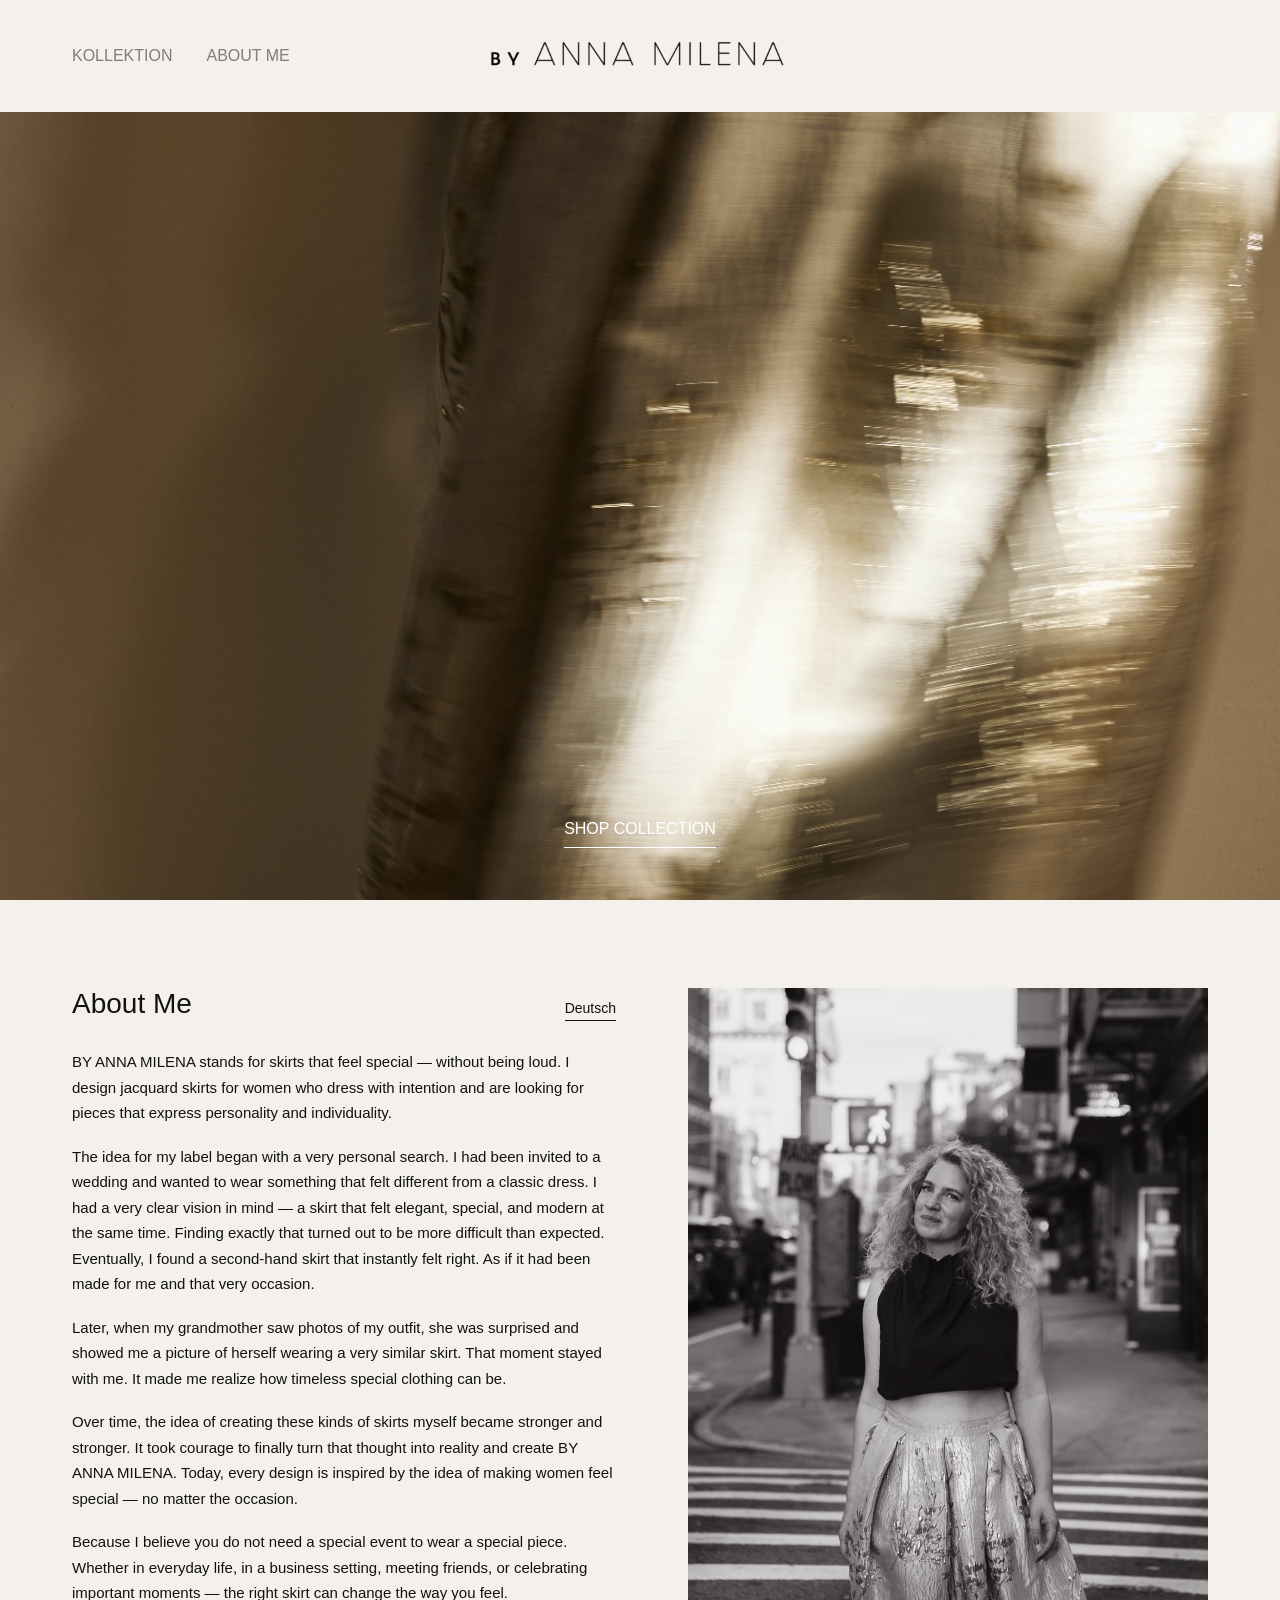
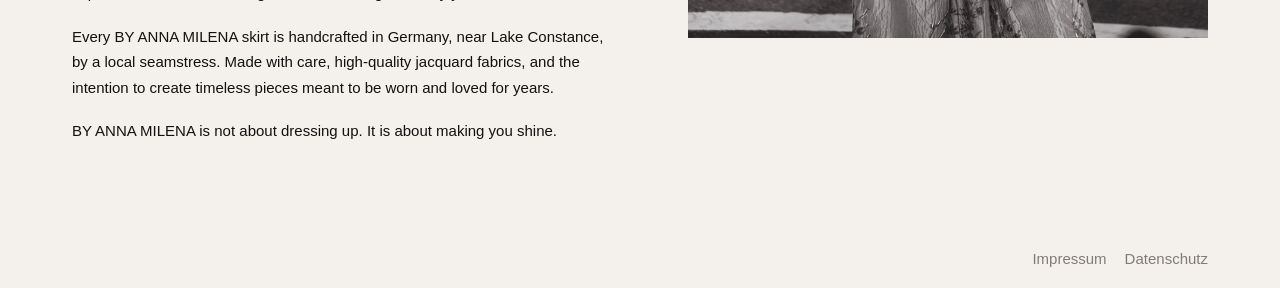
<file: index.html>
<!doctype html>
<html lang="de">
  <head>
    <meta charset="utf-8">
    <meta name="viewport" content="width=device-width, initial-scale=1">
    <meta name="description" content="BY ANNA MILENA stands for skirts that feel special — without being loud. I design jacquard skirts for women who dress with intention and are looking for pieces that express personality and individuality.">
    <meta property="og:title" content="BY ANNA MILENA">
    <meta property="og:description" content="BY ANNA MILENA stands for skirts that feel special — without being loud. I design jacquard skirts for women who dress with intention and are looking for pieces that express personality and individuality.">
    <meta property="og:image" content="https://www.byannamilena.com/assets/social/share-image.jpg">
    <meta property="og:type" content="website">
    <meta property="og:url" content="https://www.byannamilena.com/">
    <meta name="twitter:card" content="summary_large_image">
    <meta name="twitter:title" content="BY ANNA MILENA">
    <meta name="twitter:description" content="BY ANNA MILENA stands for skirts that feel special — without being loud. I design jacquard skirts for women who dress with intention and are looking for pieces that express personality and individuality.">
    <meta name="twitter:image" content="https://www.byannamilena.com/assets/social/share-image.jpg">
    <title>by Anna Milena</title>
    <link rel="icon" href="favicon.ico" sizes="any">
    <link rel="icon" href="favicon.png" type="image/png">
    <link rel="stylesheet" href="style.css">
    <script src="script.js" defer></script>
    <script id="usercentrics-cmp" src="https://web.cmp.usercentrics.eu/ui/loader.js" data-settings-id="Jv1e5ENqxwWkb7" async></script>   
  </head>
  <body data-page="home">
    <header class="site-header" data-site-header></header>
    <main class="home-page" aria-label="Startseite">
      <section class="home-hero" aria-label="KOLLEKTION">
        <img class="home-hero__image" src="assets/home/hero-skirt.jpg" alt="Rock in Bewegung">
        <a class="home-hero__link" href="collection.html">Shop Collection</a>
      </section>
      <section class="page-shell about-section" id="about-me" aria-label="About Me">
        <div class="about-section__layout">
          <div class="about-section__copy">
            <div class="about-section__header">
              <h1>About Me</h1>
              <button class="language-toggle" type="button" data-language-toggle data-current-language="en">Deutsch</button>
            </div>
            <div class="about-text is-active" data-about-text="en">
              <p>BY ANNA MILENA stands for skirts that feel special — without being loud. I design jacquard skirts for women who dress with intention and are looking for pieces that express personality and individuality.</p>
              <p>The idea for my label began with a very personal search. I had been invited to a wedding and wanted to wear something that felt different from a classic dress. I had a very clear vision in mind — a skirt that felt elegant, special, and modern at the same time. Finding exactly that turned out to be more difficult than expected. Eventually, I found a second-hand skirt that instantly felt right. As if it had been made for me and that very occasion.</p>
              <p>Later, when my grandmother saw photos of my outfit, she was surprised and showed me a picture of herself wearing a very similar skirt. That moment stayed with me. It made me realize how timeless special clothing can be.</p>
              <p>Over time, the idea of creating these kinds of skirts myself became stronger and stronger. It took courage to finally turn that thought into reality and create BY ANNA MILENA. Today, every design is inspired by the idea of making women feel special — no matter the occasion.</p>
              <p>Because I believe you do not need a special event to wear a special piece. Whether in everyday life, in a business setting, meeting friends, or celebrating important moments — the right skirt can change the way you feel.</p>
              <p>Every BY ANNA MILENA skirt is handcrafted in Germany, near Lake Constance, by a local seamstress. Made with care, high-quality jacquard fabrics, and the intention to create timeless pieces meant to be worn and loved for years.</p>
              <p>BY ANNA MILENA is not about dressing up. It is about making you shine.</p>
            </div>
            <div class="about-text" data-about-text="de" hidden>
              <p>BY ANNA MILENA steht für Röcke, die besonders sind – ohne laut zu sein. Ich entwerfe Jacquard-Röcke für Frauen, die sich bewusst kleiden möchten und ein Kleidungsstück suchen, das Persönlichkeit ausstrahlt.</p>
              <p>Die Idee zu meinem Label entstand aus einer ganz persönlichen Suche. Als ich zu einer Hochzeit eingeladen war, wollte ich etwas tragen, das sich anders anfühlt als ein klassisches Kleid. Ich hatte eine genaue Vorstellung von einem Rock in meinem Kopf – elegant, besonders und trotzdem modern. Doch genau dieses Stück zu finden, war schwieriger als gedacht. Schließlich entdeckte ich einen Rock second hand, der sich sofort richtig anfühlte. Als wäre er genau für mich und diesen Anlass gemacht.</p>
              <p>Später zeigte ich meiner Oma Bilder meines Outfits. Sie reagierte überrascht und holte ein Foto von sich hervor – darauf trug sie einen ganz ähnlichen Rock. Dieser Moment hat mich berührt und mir gezeigt, wie zeitlos besondere Kleidung sein kann.</p>
              <p>Mit der Zeit entstand immer stärker der Wunsch, selbst solche Röcke zu entwerfen. Es brauchte Mut, diesen Gedanken wirklich umzusetzen und daraus BY ANNA MILENA entstehen zu lassen. Heute entstehen meine Designs aus der Idee heraus, Frauen in jedem Moment ein besonderes Gefühl zu geben – unabhängig vom Anlass.</p>
              <p>Denn ich finde: Man braucht keinen besonderen Tag, um ein besonderes Kleidungsstück zu tragen. Ob im Alltag, im Business, beim Treffen mit Freunden oder bei großen Feierlichkeiten – ein Rock kann Ausstrahlung verändern.</p>
              <p>Jeder Rock von BY ANNA MILENA wird in Deutschland am Bodensee von einer Schneiderin gefertigt. Mit viel Sorgfalt, hochwertigen Jacquardstoffen und dem Anspruch, zeitlose Lieblingsstücke zu schaffen.</p>
              <p>BY ANNA MILENA soll Frauen nicht verkleiden. Sondern sie zum Strahlen bringen.</p>
            </div>
          </div>
          <figure class="about-section__media">
            <img src="assets/home/about-portrait.jpeg" alt="Anna Milena Balzer">
          </figure>
        </div>
      </section>
    </main>
    <footer class="site-footer" data-site-footer></footer>
  </body>
</html>
</file>
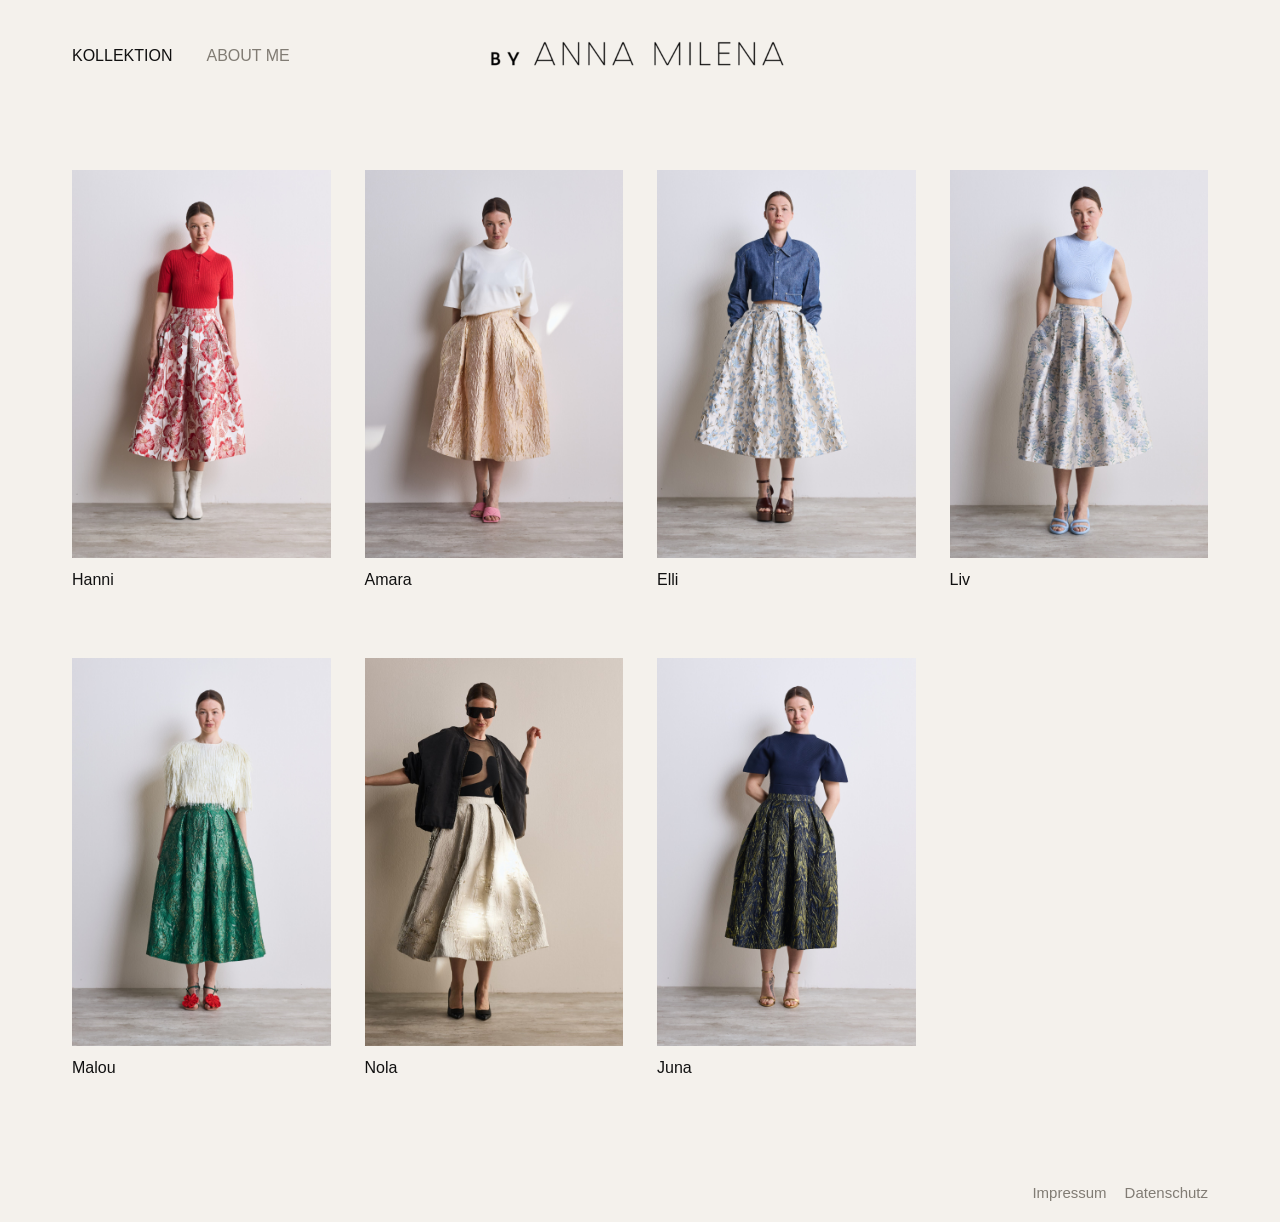
<file: collection.html>
<!doctype html>
<html lang="de">
  <head>
    <meta charset="utf-8">
    <meta name="viewport" content="width=device-width, initial-scale=1">
    <meta name="description" content="BY ANNA MILENA stands for skirts that feel special — without being loud. I design jacquard skirts for women who dress with intention and are looking for pieces that express personality and individuality.">
    <meta property="og:title" content="BY ANNA MILENA">
    <meta property="og:description" content="BY ANNA MILENA stands for skirts that feel special — without being loud. I design jacquard skirts for women who dress with intention and are looking for pieces that express personality and individuality.">
    <meta property="og:image" content="https://www.byannamilena.com/assets/social/share-image.jpg">
    <meta property="og:type" content="website">
    <meta property="og:url" content="https://www.byannamilena.com/collection.html">
    <meta name="twitter:card" content="summary_large_image">
    <meta name="twitter:title" content="BY ANNA MILENA">
    <meta name="twitter:description" content="BY ANNA MILENA stands for skirts that feel special — without being loud. I design jacquard skirts for women who dress with intention and are looking for pieces that express personality and individuality.">
    <meta name="twitter:image" content="https://www.byannamilena.com/assets/social/share-image.jpg">
    <title>Kollektion | by Anna Milena</title>
    <link rel="icon" href="favicon.ico" sizes="any">
    <link rel="icon" href="favicon.png" type="image/png">
    <link rel="stylesheet" href="style.css">
    <script src="script.js" defer></script>
    <script id="usercentrics-cmp" src="https://web.cmp.usercentrics.eu/ui/loader.js" data-settings-id="Jv1e5ENqxwWkb7" async></script>
  </head>
  <body data-page="collection">
    <header class="site-header" data-site-header></header>
    <main class="page-shell collection-page" aria-label="Modekollektion">
      <div class="product-grid" data-product-grid></div>
    </main>
    <footer class="site-footer" data-site-footer></footer>
  </body>
</html>
</file>
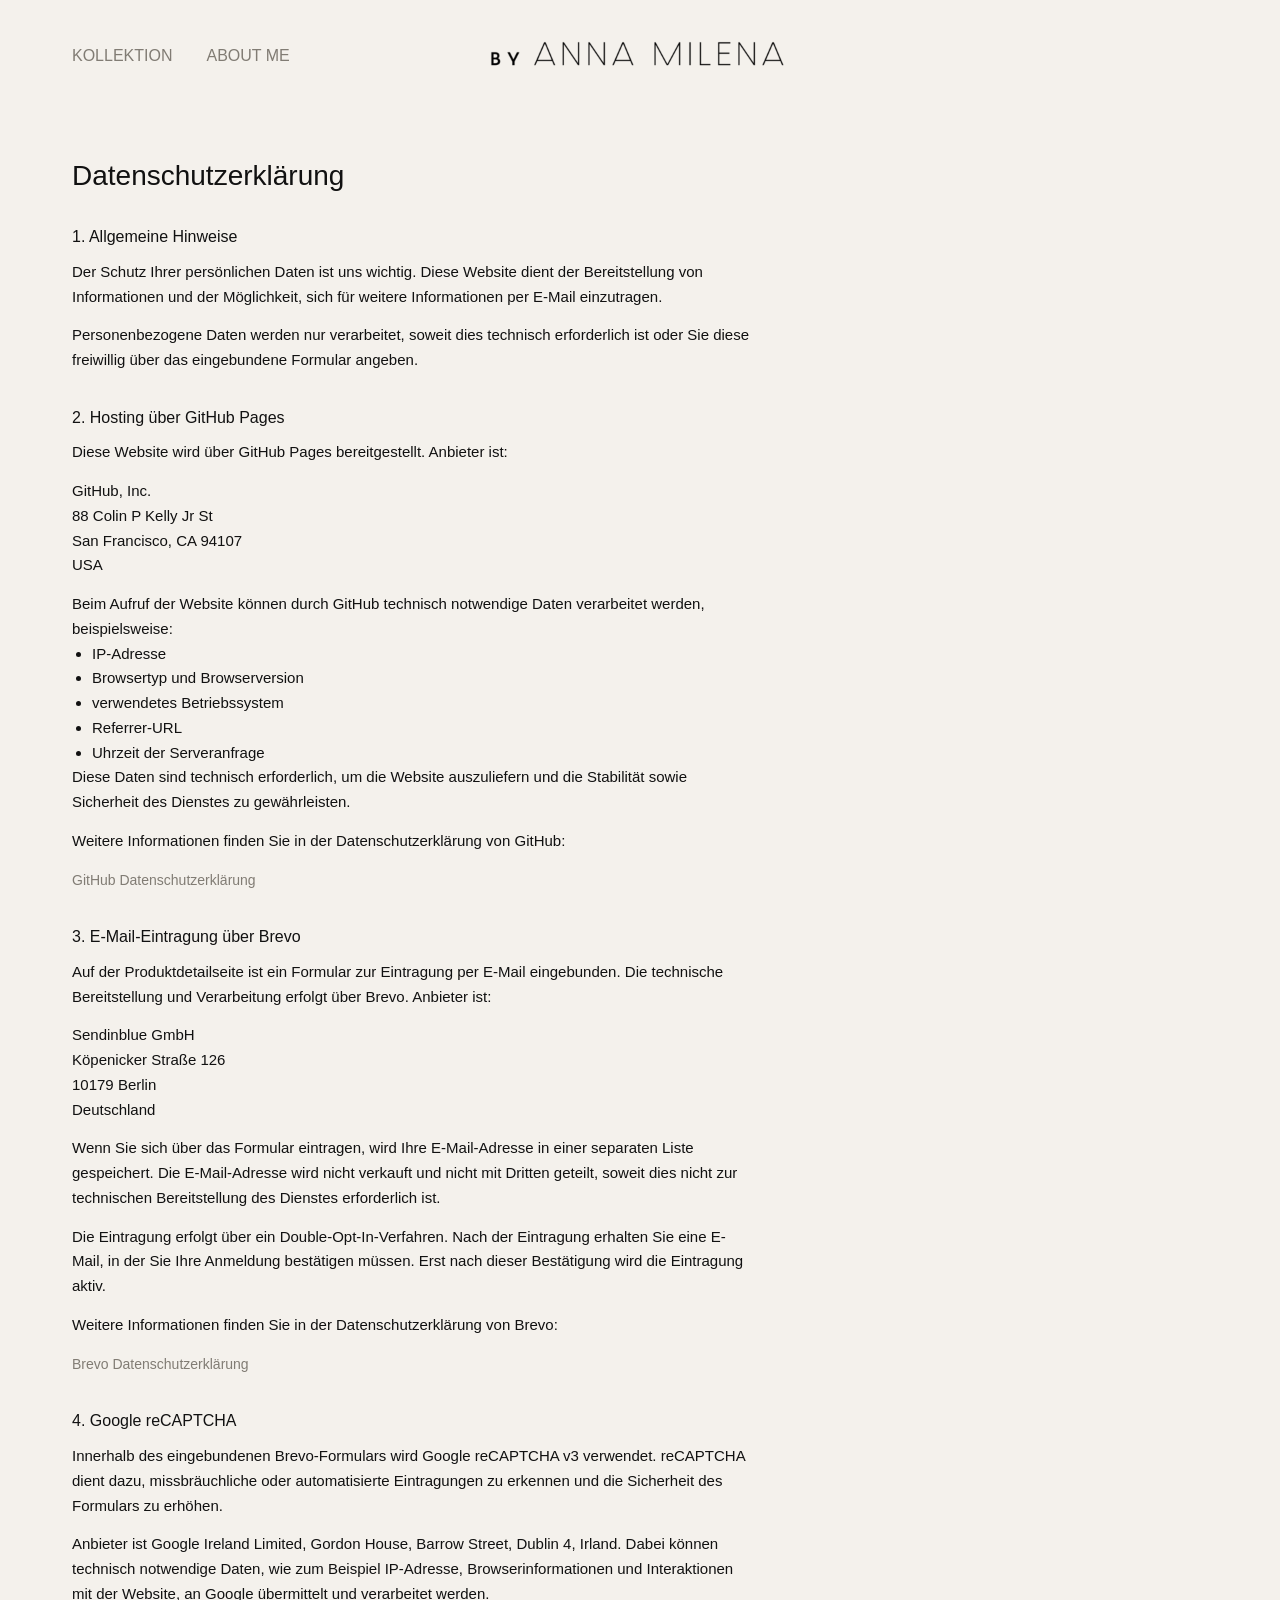
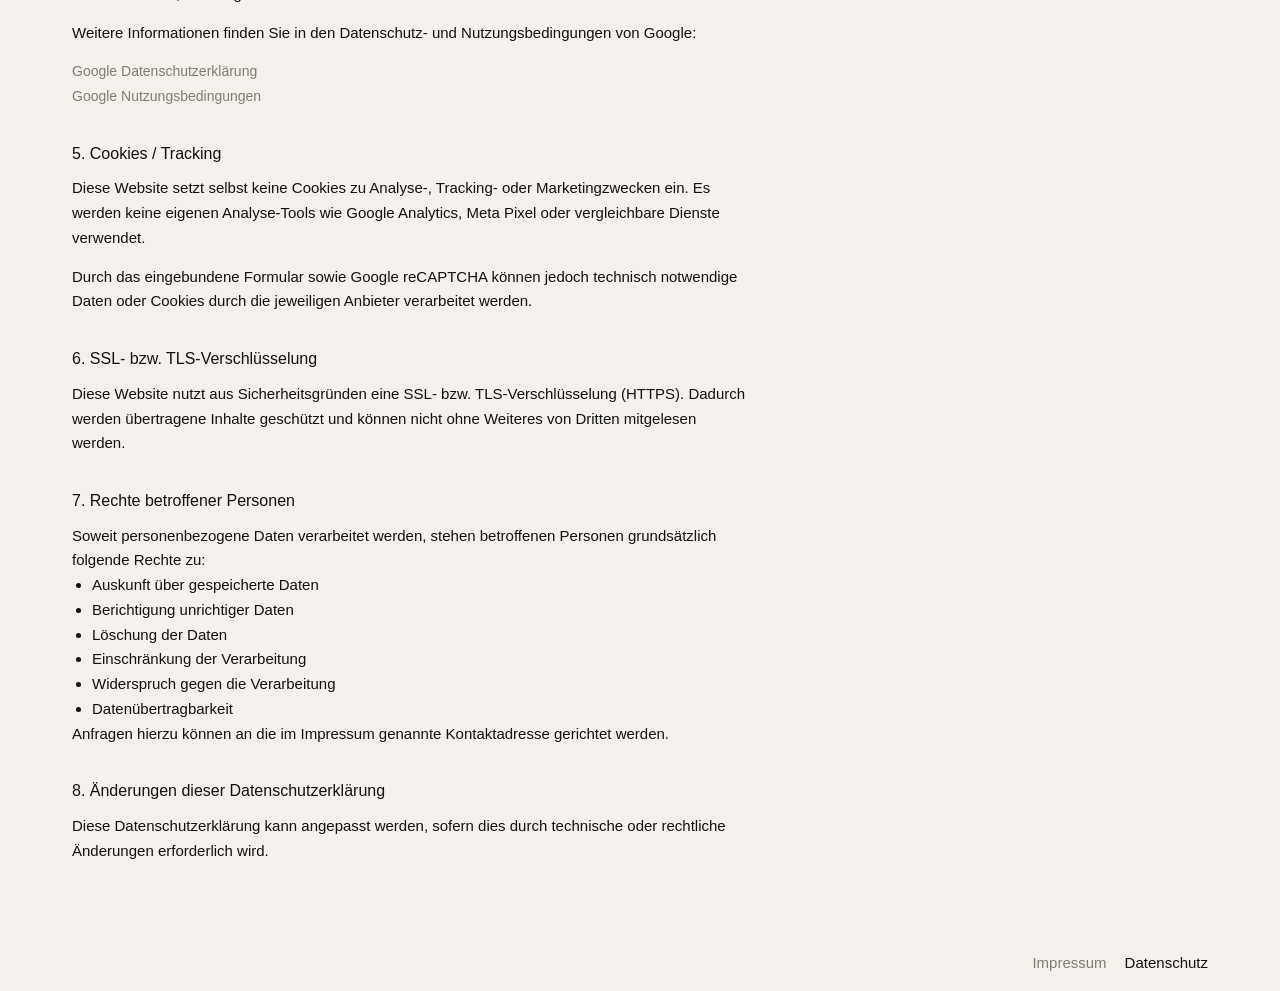
<file: datenschutz.html>
<!doctype html>
<html lang="de">
  <head>
    <meta charset="utf-8">
    <meta name="viewport" content="width=device-width, initial-scale=1">
    <meta name="description" content="BY ANNA MILENA stands for skirts that feel special — without being loud. I design jacquard skirts for women who dress with intention and are looking for pieces that express personality and individuality.">
    <meta property="og:title" content="BY ANNA MILENA">
    <meta property="og:description" content="BY ANNA MILENA stands for skirts that feel special — without being loud. I design jacquard skirts for women who dress with intention and are looking for pieces that express personality and individuality.">
    <meta property="og:image" content="https://www.byannamilena.com/assets/social/share-image.jpg">
    <meta property="og:type" content="website">
    <meta property="og:url" content="https://www.byannamilena.com/datenschutz.html">
    <meta name="twitter:card" content="summary_large_image">
    <meta name="twitter:title" content="BY ANNA MILENA">
    <meta name="twitter:description" content="BY ANNA MILENA stands for skirts that feel special — without being loud. I design jacquard skirts for women who dress with intention and are looking for pieces that express personality and individuality.">
    <meta name="twitter:image" content="https://www.byannamilena.com/assets/social/share-image.jpg">
    <title>Datenschutz | by Anna Milena</title>
    <link rel="icon" href="favicon.ico" sizes="any">
    <link rel="icon" href="favicon.png" type="image/png">
    <link rel="stylesheet" href="style.css">
    <script src="script.js" defer></script>
    <script id="usercentrics-cmp" src="https://web.cmp.usercentrics.eu/ui/loader.js" data-settings-id="Jv1e5ENqxwWkb7" async></script>
  </head>
  <body data-page="privacy">
    <header class="site-header" data-site-header></header>
    <main class="page-shell legal-page" aria-label="Datenschutzerklärung">
      <section class="legal-content">
        <h1>Datenschutzerklärung</h1>

        <h2>1. Allgemeine Hinweise</h2>
        <p>
          Der Schutz Ihrer persönlichen Daten ist uns wichtig. Diese Website
          dient der Bereitstellung von Informationen und der Möglichkeit, sich
          für weitere Informationen per E-Mail einzutragen.
        </p>
        <p>
          Personenbezogene Daten werden nur verarbeitet, soweit dies technisch
          erforderlich ist oder Sie diese freiwillig über das eingebundene
          Formular angeben.
        </p>

        <h2>2. Hosting über GitHub Pages</h2>
        <p>
          Diese Website wird über GitHub Pages bereitgestellt. Anbieter ist:
        </p>
        <p>
          GitHub, Inc.<br>
          88 Colin P Kelly Jr St<br>
          San Francisco, CA 94107<br>
          USA
        </p>
        <p>
          Beim Aufruf der Website können durch GitHub technisch notwendige Daten
          verarbeitet werden, beispielsweise:
        </p>
        <ul>
          <li>IP-Adresse</li>
          <li>Browsertyp und Browserversion</li>
          <li>verwendetes Betriebssystem</li>
          <li>Referrer-URL</li>
          <li>Uhrzeit der Serveranfrage</li>
        </ul>
        <p>
          Diese Daten sind technisch erforderlich, um die Website auszuliefern
          und die Stabilität sowie Sicherheit des Dienstes zu gewährleisten.
        </p>
        <p>
          Weitere Informationen finden Sie in der Datenschutzerklärung von
          GitHub:
        </p>
        <p>
          <a class="text-link" href="https://docs.github.com/de/site-policy/privacy-policies/github-general-privacy-statement">GitHub Datenschutzerklärung</a>
        </p>

        <h2>3. E-Mail-Eintragung über Brevo</h2>
        <p>
          Auf der Produktdetailseite ist ein Formular zur Eintragung per E-Mail
          eingebunden. Die technische Bereitstellung und Verarbeitung erfolgt
          über Brevo. Anbieter ist:
        </p>
        <p>
          Sendinblue GmbH<br>
          Köpenicker Straße 126<br>
          10179 Berlin<br>
          Deutschland
        </p>
        <p>
          Wenn Sie sich über das Formular eintragen, wird Ihre E-Mail-Adresse in
          einer separaten Liste gespeichert. Die E-Mail-Adresse wird nicht
          verkauft und nicht mit Dritten geteilt, soweit dies nicht zur
          technischen Bereitstellung des Dienstes erforderlich ist.
        </p>
        <p>
          Die Eintragung erfolgt über ein Double-Opt-In-Verfahren. Nach der
          Eintragung erhalten Sie eine E-Mail, in der Sie Ihre Anmeldung
          bestätigen müssen. Erst nach dieser Bestätigung wird die Eintragung
          aktiv.
        </p>
        <p>
          Weitere Informationen finden Sie in der Datenschutzerklärung von
          Brevo:
        </p>
        <p>
          <a class="text-link" href="https://www.brevo.com/de/legal/privacypolicy/">Brevo Datenschutzerklärung</a>
        </p>

        <h2>4. Google reCAPTCHA</h2>
        <p>
          Innerhalb des eingebundenen Brevo-Formulars wird Google reCAPTCHA v3
          verwendet. reCAPTCHA dient dazu, missbräuchliche oder automatisierte
          Eintragungen zu erkennen und die Sicherheit des Formulars zu erhöhen.
        </p>
        <p>
          Anbieter ist Google Ireland Limited, Gordon House, Barrow Street,
          Dublin 4, Irland. Dabei können technisch notwendige Daten, wie zum
          Beispiel IP-Adresse, Browserinformationen und Interaktionen mit der
          Website, an Google übermittelt und verarbeitet werden.
        </p>
        <p>
          Weitere Informationen finden Sie in den Datenschutz- und
          Nutzungsbedingungen von Google:
        </p>
        <p>
          <a class="text-link" href="https://policies.google.com/privacy">Google Datenschutzerklärung</a><br>
          <a class="text-link" href="https://policies.google.com/terms">Google Nutzungsbedingungen</a>
        </p>

        <h2>5. Cookies / Tracking</h2>
        <p>
          Diese Website setzt selbst keine Cookies zu Analyse-, Tracking- oder
          Marketingzwecken ein. Es werden keine eigenen Analyse-Tools wie Google
          Analytics, Meta Pixel oder vergleichbare Dienste verwendet.
        </p>
        <p>
          Durch das eingebundene Formular sowie Google reCAPTCHA können jedoch
          technisch notwendige Daten oder Cookies durch die jeweiligen Anbieter
          verarbeitet werden.
        </p>

        <h2>6. SSL- bzw. TLS-Verschlüsselung</h2>
        <p>
          Diese Website nutzt aus Sicherheitsgründen eine SSL- bzw.
          TLS-Verschlüsselung (HTTPS). Dadurch werden übertragene Inhalte
          geschützt und können nicht ohne Weiteres von Dritten mitgelesen
          werden.
        </p>

        <h2>7. Rechte betroffener Personen</h2>
        <p>
          Soweit personenbezogene Daten verarbeitet werden, stehen betroffenen
          Personen grundsätzlich folgende Rechte zu:
        </p>
        <ul>
          <li>Auskunft über gespeicherte Daten</li>
          <li>Berichtigung unrichtiger Daten</li>
          <li>Löschung der Daten</li>
          <li>Einschränkung der Verarbeitung</li>
          <li>Widerspruch gegen die Verarbeitung</li>
          <li>Datenübertragbarkeit</li>
        </ul>
        <p>
          Anfragen hierzu können an die im Impressum genannte Kontaktadresse
          gerichtet werden.
        </p>

        <h2>8. Änderungen dieser Datenschutzerklärung</h2>
        <p>
          Diese Datenschutzerklärung kann angepasst werden, sofern dies durch
          technische oder rechtliche Änderungen erforderlich wird.
        </p>
      </section>
    </main>
    <footer class="site-footer" data-site-footer></footer>
  </body>
</html>
</file>
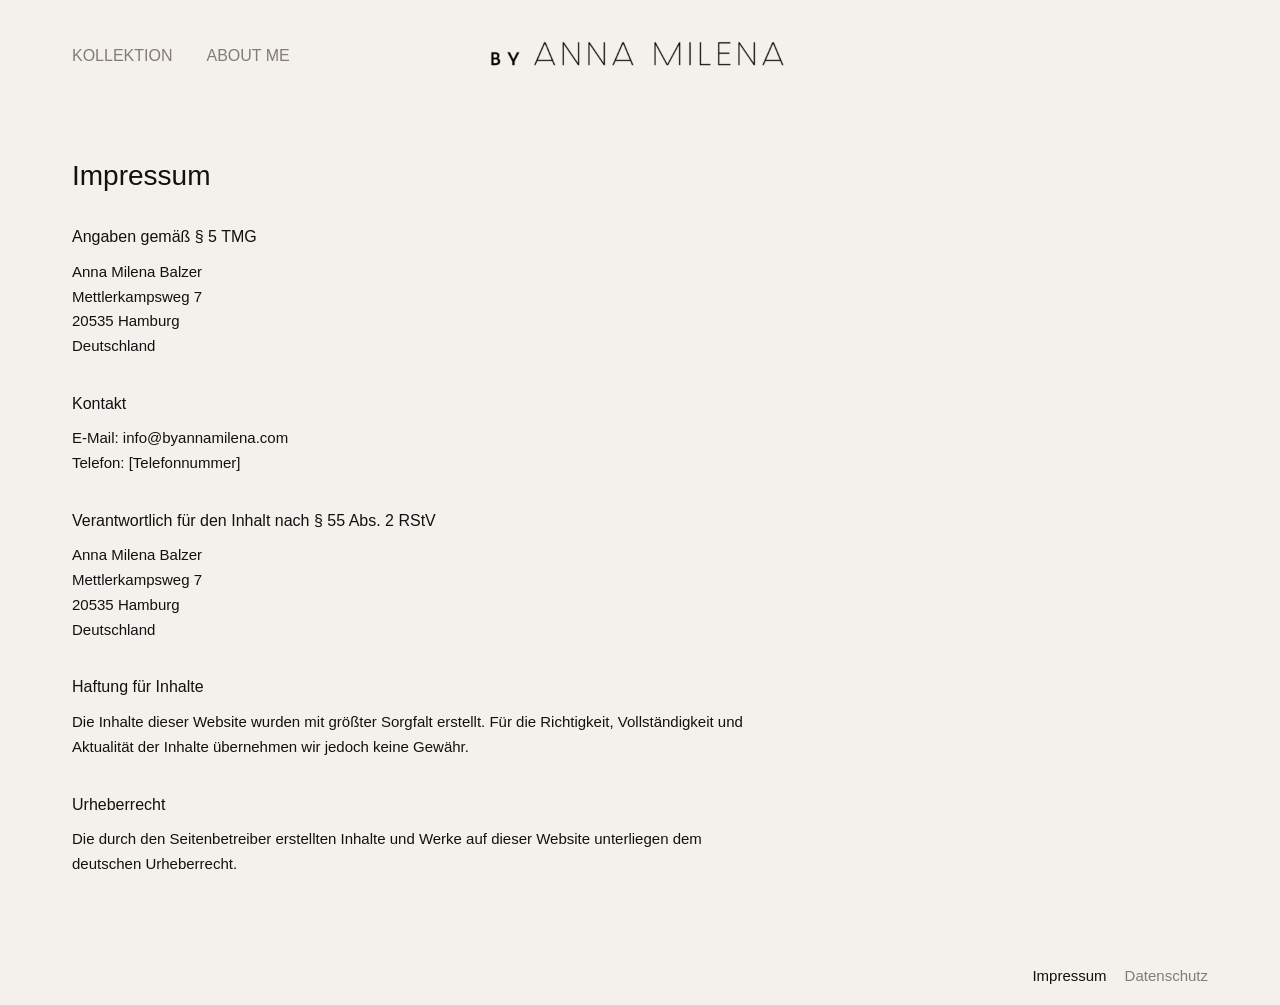
<file: impressum.html>
<!doctype html>
<html lang="de">
  <head>
    <meta charset="utf-8">
    <meta name="viewport" content="width=device-width, initial-scale=1">
    <meta name="description" content="BY ANNA MILENA stands for skirts that feel special — without being loud. I design jacquard skirts for women who dress with intention and are looking for pieces that express personality and individuality.">
    <meta property="og:title" content="BY ANNA MILENA">
    <meta property="og:description" content="BY ANNA MILENA stands for skirts that feel special — without being loud. I design jacquard skirts for women who dress with intention and are looking for pieces that express personality and individuality.">
    <meta property="og:image" content="https://www.byannamilena.com/assets/social/share-image.jpg">
    <meta property="og:type" content="website">
    <meta property="og:url" content="https://www.byannamilena.com/impressum.html">
    <meta name="twitter:card" content="summary_large_image">
    <meta name="twitter:title" content="BY ANNA MILENA">
    <meta name="twitter:description" content="BY ANNA MILENA stands for skirts that feel special — without being loud. I design jacquard skirts for women who dress with intention and are looking for pieces that express personality and individuality.">
    <meta name="twitter:image" content="https://www.byannamilena.com/assets/social/share-image.jpg">
    <title>Impressum | by Anna Milena</title>
    <link rel="icon" href="favicon.ico" sizes="any">
    <link rel="icon" href="favicon.png" type="image/png">
    <link rel="stylesheet" href="style.css">
    <script src="script.js" defer></script>
    <script id="usercentrics-cmp" src="https://web.cmp.usercentrics.eu/ui/loader.js" data-settings-id="Jv1e5ENqxwWkb7" async></script>
  </head>
  <body data-page="imprint">
    <header class="site-header" data-site-header></header>
    <main class="page-shell imprint-page" aria-label="Impressum">
      <section class="imprint-content">
        <h1>Impressum</h1>

        <h2>Angaben gemäß § 5 TMG</h2>
        <p>
          Anna Milena Balzer<br>
          Mettlerkampsweg 7<br>
          20535 Hamburg<br>
          Deutschland
        </p>

        <h2>Kontakt</h2>
        <p>
          E-Mail: info@byannamilena.com<br>
          Telefon: [Telefonnummer]
        </p>

        <h2>Verantwortlich für den Inhalt nach § 55 Abs. 2 RStV</h2>
        <p>
          Anna Milena Balzer<br>
          Mettlerkampsweg 7<br>
          20535 Hamburg<br>
          Deutschland
        </p>

        <h2>Haftung für Inhalte</h2>
        <p>
          Die Inhalte dieser Website wurden mit größter Sorgfalt erstellt. Für
          die Richtigkeit, Vollständigkeit und Aktualität der Inhalte übernehmen
          wir jedoch keine Gewähr.
        </p>

        <h2>Urheberrecht</h2>
        <p>
          Die durch den Seitenbetreiber erstellten Inhalte und Werke auf dieser
          Website unterliegen dem deutschen Urheberrecht.
        </p>
      </section>
    </main>
    <footer class="site-footer" data-site-footer></footer>
  </body>
</html>
</file>
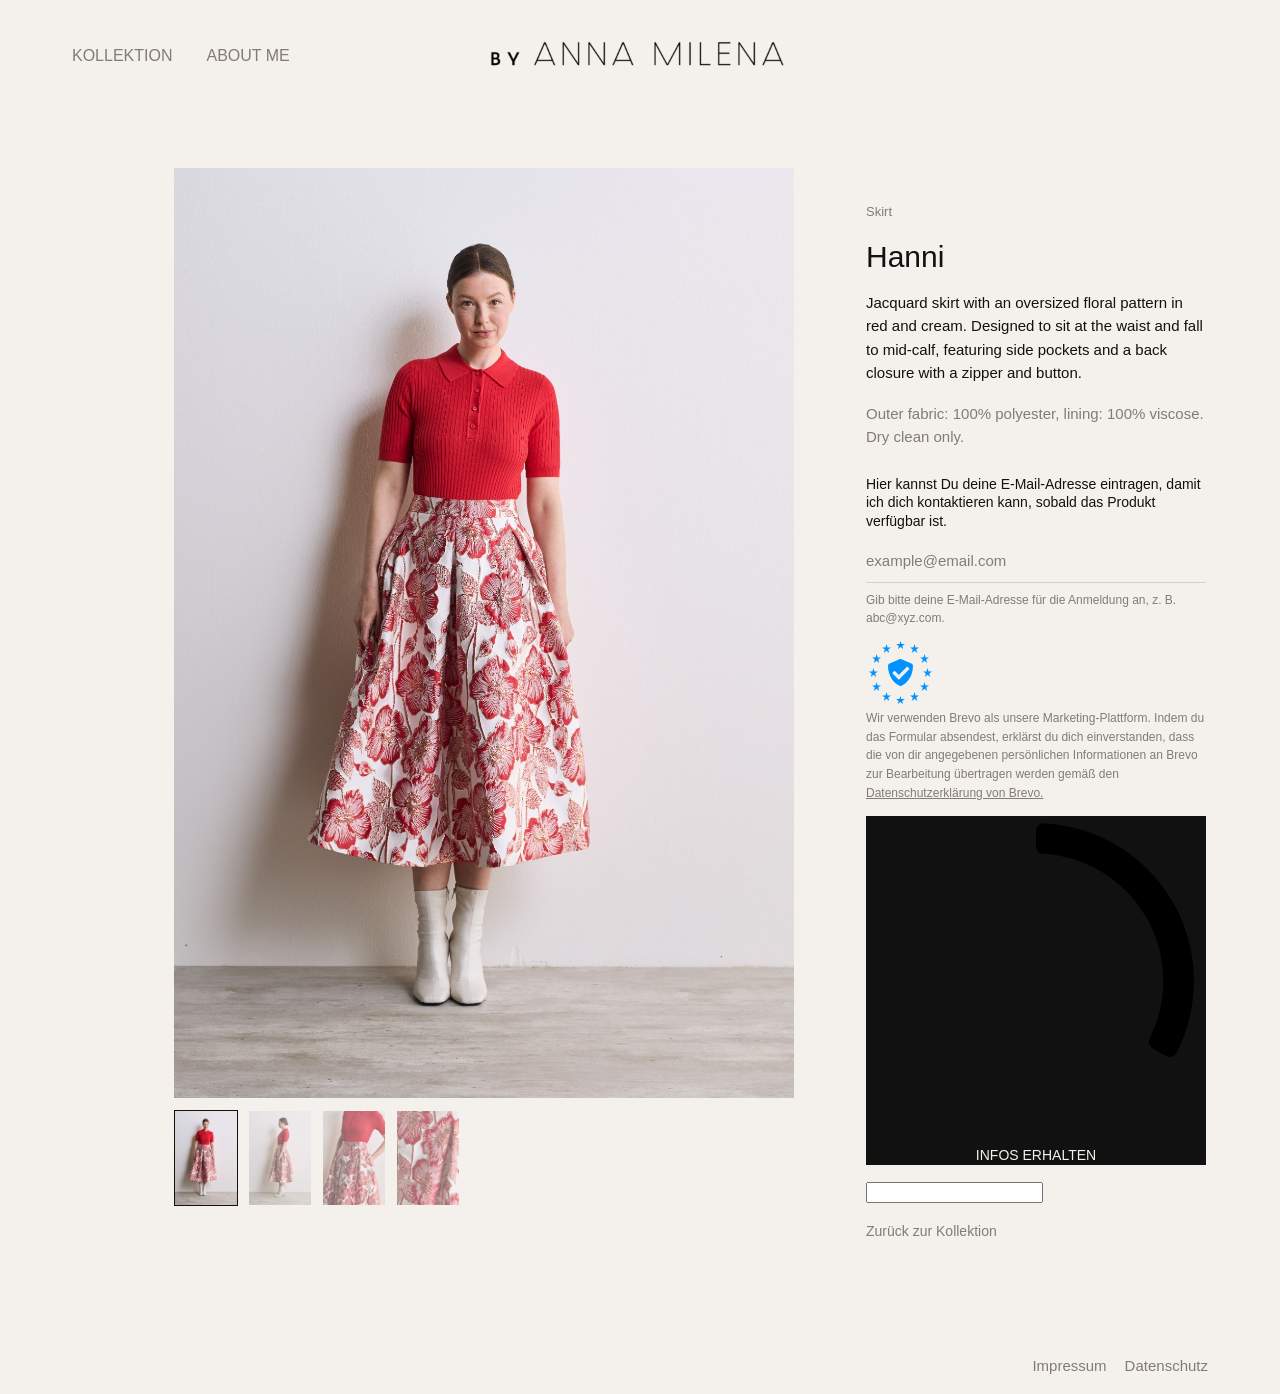
<file: product.html>
<!doctype html>
<html lang="de">
  <head>
    <meta charset="utf-8">
    <meta name="viewport" content="width=device-width, initial-scale=1">
    <meta name="description" content="BY ANNA MILENA stands for skirts that feel special — without being loud. I design jacquard skirts for women who dress with intention and are looking for pieces that express personality and individuality.">
    <meta property="og:title" content="BY ANNA MILENA">
    <meta property="og:description" content="BY ANNA MILENA stands for skirts that feel special — without being loud. I design jacquard skirts for women who dress with intention and are looking for pieces that express personality and individuality.">
    <meta property="og:image" content="https://www.byannamilena.com/assets/social/share-image.jpg">
    <meta property="og:type" content="website">
    <meta property="og:url" content="https://www.byannamilena.com/product.html">
    <meta name="twitter:card" content="summary_large_image">
    <meta name="twitter:title" content="BY ANNA MILENA">
    <meta name="twitter:description" content="BY ANNA MILENA stands for skirts that feel special — without being loud. I design jacquard skirts for women who dress with intention and are looking for pieces that express personality and individuality.">
    <meta name="twitter:image" content="https://www.byannamilena.com/assets/social/share-image.jpg">
    <title>Produkt | by Anna Milena</title>
    <link rel="icon" href="favicon.ico" sizes="any">
    <link rel="icon" href="favicon.png" type="image/png">
    <link rel="stylesheet" href="https://sibforms.com/forms/end-form/build/sib-styles.css">
    <link rel="stylesheet" href="style.css">
    <script src="script.js" defer></script>
    <script id="usercentrics-cmp" src="https://web.cmp.usercentrics.eu/ui/loader.js" data-settings-id="Jv1e5ENqxwWkb7" async></script>
  </head>
  <body data-page="product">
    <header class="site-header" data-site-header></header>
    <main class="page-shell product-detail-page" aria-label="Produktdetailseite">
      <div data-product-detail></div>
    </main>
    <footer class="site-footer" data-site-footer></footer>

    <template id="brevo-form-template">
      <div class="sib-form brevo-form">
        <div id="sib-form-container" class="sib-form-container">
          <div id="error-message" class="sib-form-message-panel">
            <div class="sib-form-message-panel__text sib-form-message-panel__text--center">
              <span class="sib-form-message-panel__inner-text">
                Deine Anmeldung konnte nicht gespeichert werden. Bitte versuche es erneut.
              </span>
            </div>
          </div>
          <div id="success-message" class="sib-form-message-panel">
            <div class="sib-form-message-panel__text sib-form-message-panel__text--center">
              <span class="sib-form-message-panel__inner-text">
                Deine Anmeldung war erfolgreich.
              </span>
            </div>
          </div>
          <div id="sib-container" class="sib-container--large sib-container--vertical">
            <form id="sib-form" method="POST" action="https://2cc276dd.sibforms.com/serve/[base64]" data-type="subscription">
              <div>
                <div class="sib-input sib-form-block">
                  <div class="form__entry entry_block">
                    <div class="form__label-row">
                      <label class="entry__label" for="EMAIL" data-required="*">Hier kannst Du deine E-Mail-Adresse eintragen, damit ich dich kontaktieren kann, sobald das Produkt verfügbar ist.</label>
                      <div class="entry__field">
                        <input class="input" type="email" id="EMAIL" name="EMAIL" autocomplete="email" value="" placeholder="example@email.com" data-required="true" required>
                      </div>
                    </div>
                    <label class="entry__error entry__error--primary"></label>
                    <label class="entry__specification">
                      Gib bitte deine E-Mail-Adresse für die Anmeldung an, z. B. abc@xyz.com.
                    </label>
                  </div>
                </div>
              </div>

              <div>
                <div class="sib-form__declaration">
                  <div class="declaration-block-icon">
                    <svg class="icon__SVG" width="0" height="0" version="1.1" xmlns="http://www.w3.org/2000/svg">
                      <defs>
                        <symbol id="svgIcon-sphere" viewBox="0 0 63 63">
                          <path class="path1" d="M31.54 0l1.05 3.06 3.385-.01-2.735 1.897 1.05 3.042-2.748-1.886-2.738 1.886 1.044-3.05-2.745-1.897h3.393zm13.97 3.019L46.555 6.4l3.384.01-2.743 2.101 1.048 3.387-2.752-2.1-2.752 2.1 1.054-3.382-2.745-2.105h3.385zm9.998 10.056l1.039 3.382h3.38l-2.751 2.1 1.05 3.382-2.744-2.091-2.743 2.091 1.054-3.381-2.754-2.1h3.385zM58.58 27.1l1.04 3.372h3.379l-2.752 2.096 1.05 3.387-2.744-2.091-2.75 2.092 1.054-3.387-2.747-2.097h3.376zm-3.076 14.02l1.044 3.364h3.385l-2.743 2.09 1.05 3.392-2.744-2.097-2.743 2.097 1.052-3.377-2.752-2.117 3.385-.01zm-9.985 9.91l1.045 3.364h3.393l-2.752 2.09 1.05 3.393-2.745-2.097-2.743 2.097 1.05-3.383-2.751-2.1 3.384-.01zM31.45 55.01l1.044 3.043 3.393-.008-2.752 1.9L34.19 63l-2.744-1.895-2.748 1.891 1.054-3.05-2.743-1.9h3.384zm-13.934-3.98l1.036 3.364h3.402l-2.752 2.09 1.053 3.393-2.747-2.097-2.752 2.097 1.053-3.382-2.743-2.1 3.384-.01zm-9.981-9.91l1.045 3.364h3.398l-2.748 2.09 1.05 3.392-2.753-2.1-2.752 2.096 1.053-3.382-2.743-2.102 3.384-.009zM4.466 27.1l1.038 3.372H8.88l-2.752 2.097 1.053 3.387-2.743-2.09-2.748 2.09 1.053-3.387L0 30.472h3.385zm3.069-14.025l1.045 3.382h3.395L9.23 18.56l1.05 3.381-2.752-2.09-2.752 2.09 1.053-3.381-2.744-2.1h3.384zm9.99-10.056L18.57 6.4l3.393.01-2.743 2.1 1.05 3.373-2.754-2.092-2.751 2.092 1.053-3.382-2.744-2.1h3.384zm24.938 19.394l-10-4.22a2.48 2.48 0 00-1.921 0l-10 4.22A2.529 2.529 0 0019 24.75c0 10.47 5.964 17.705 11.537 20.057a2.48 2.48 0 001.921 0C36.921 42.924 44 36.421 44 24.75a2.532 2.532 0 00-1.537-2.336zm-2.46 6.023l-9.583 9.705a.83.83 0 01-1.177 0l-5.416-5.485a.855.855 0 010-1.192l1.177-1.192a.83.83 0 011.177 0l3.65 3.697 7.819-7.916a.83.83 0 011.177 0l1.177 1.191a.843.843 0 010 1.192z" fill="#0092FF"></path>
                        </symbol>
                      </defs>
                    </svg>
                    <svg class="svgIcon-sphere" style="width:63px; height:63px;">
                      <use xlink:href="#svgIcon-sphere"></use>
                    </svg>
                  </div>
                  <div>
                    <p>Wir verwenden Brevo als unsere Marketing-Plattform. Indem du das Formular absendest, erklärst du dich einverstanden, dass die von dir angegebenen persönlichen Informationen an Brevo zur Bearbeitung übertragen werden gemäß den <a href="https://www.brevo.com/de/legal/privacypolicy/" rel="nofollow">Datenschutzerklärung von Brevo.</a></p>
                  </div>
                </div>
              </div>

              <div>
                <div class="g-recaptcha-v3" data-sitekey="6LdvXeosAAAAAIfTPy4KwW-RjWaaIuAwFpJZLO4C" style="display: none"></div>
              </div>

              <div>
                <div class="sib-form-block">
                  <button class="sib-form-block__button sib-form-block__button-with-loader" form="sib-form" type="submit">
                    <svg class="icon clickable__icon progress-indicator__icon sib-hide-loader-icon" viewBox="0 0 512 512">
                      <path d="M460.116 373.846l-20.823-12.022c-5.541-3.199-7.54-10.159-4.663-15.874 30.137-59.886 28.343-131.652-5.386-189.946-33.641-58.394-94.896-95.833-161.827-99.676C261.028 55.961 256 50.751 256 44.352V20.309c0-6.904 5.808-12.337 12.703-11.982 83.556 4.306 160.163 50.864 202.11 123.677 42.063 72.696 44.079 162.316 6.031 236.832-3.14 6.148-10.75 8.461-16.728 5.01z"></path>
                    </svg>
                    INFOS ERHALTEN
                  </button>
                </div>
              </div>

              <input type="text" name="email_address_check" value="" class="input--hidden">
              <input type="hidden" name="locale" value="de">
            </form>
          </div>
        </div>
      </div>
    </template>

    <script>
      window.REQUIRED_CODE_ERROR_MESSAGE = "Wähle bitte einen Ländervorwahl aus.";
      window.LOCALE = "de";
      window.EMAIL_INVALID_MESSAGE = window.SMS_INVALID_MESSAGE = "Die eingegebenen Informationen sind nicht gültig. Bitte überprüfe das Feldformat und versuche es erneut.";
      window.REQUIRED_ERROR_MESSAGE = "Dieses Feld darf nicht leer sein. ";
      window.GENERIC_INVALID_MESSAGE = "Die eingegebenen Informationen sind nicht gültig. Bitte überprüfe das Feldformat und versuche es erneut.";
      window.INVALID_NUMBER = "Die eingegebenen Informationen sind nicht gültig. Bitte überprüfe das Feldformat und versuche es erneut.";
      window.INVALID_DATE = "Bitte gib ein gültiges Datum ein";
      window.REQUIRED_MULTISELECT_MESSAGE = "Wähle bitte mindestens eine Option aus";
      window.translation = {
        common: {
          selectedList: "{quantity} Liste ausgewählt",
          selectedLists: "{quantity} Listen ausgewählt",
          selectedOption: "{quantity} ausgewählt",
          selectedOptions: "{quantity} ausgewählt"
        }
      };
      var AUTOHIDE = Boolean(0);
    </script>
    <script defer src="https://sibforms.com/forms/end-form/build/main.js"></script>
    <script async defer src="https://www.google.com/recaptcha/api.js?render=6LdvXeosAAAAAIfTPy4KwW-RjWaaIuAwFpJZLO4C&hl=de"></script>
  </body>
</html>
</file>
<file: style.css>
:root {
  --color-background: #f4f1ec;
  --color-surface: #fbfaf7;
  --color-text: #111111;
  --color-muted: #817c74;
  --color-line: #d8d1c8;
  --font-family-base: Arial, Helvetica, sans-serif;
  --font-size-base: 15px;
  --line-height-base: 1.5;
  --page-max-width: 1440px;
  --space-page-mobile: 24px;
  --space-page-tablet: 48px;
  --space-page-desktop: 72px;
  --header-height-mobile: 82px;
  --header-height-desktop: 112px;
  --logo-width-mobile: 200px;
  --logo-width-tablet: 250px;
  --logo-width-desktop: 300px;
  --icon-size: 32px;
  --icon-stroke: 2px;
  --nav-panel-width: 280px;
  --home-hero-height-mobile: calc(100vh - var(--header-height-mobile));
  --home-hero-height-desktop: calc(100vh - var(--header-height-desktop));
  --home-hero-image-position-mobile: center center;
  --home-hero-image-position-desktop: center center;
  --about-section-space-mobile: 56px;
  --about-section-space-desktop: 88px;
  --about-layout-gap-tablet: 48px;
  --about-layout-gap-desktop: 72px;
  --about-text-width: 620px;
  --about-image-ratio: 4 / 5;
  --collection-top-space-mobile: 36px;
  --collection-top-space-desktop: 58px;
  --collection-grid-gap-x-mobile: 18px;
  --collection-grid-gap-y-mobile: 46px;
  --collection-grid-gap-x-tablet: 28px;
  --collection-grid-gap-y-tablet: 56px;
  --collection-grid-gap-x-desktop: 34px;
  --collection-grid-gap-y-desktop: 68px;
  --product-image-ratio: 2 / 3;
  --product-title-size-mobile: 14px;
  --product-title-size-desktop: 16px;
  --detail-top-space-mobile: 28px;
  --detail-top-space-desktop: 56px;
  --detail-image-max-width: 620px;
  --detail-content-max-width: 340px;
  --detail-gap-tablet: 48px;
  --detail-gap-desktop: 72px;
  --transition-fast: 160ms ease;
}

@supports (height: 100svh) {
  :root {
    --home-hero-height-mobile: calc(100svh - var(--header-height-mobile));
  }
}

* {
  box-sizing: border-box;
}

html {
  background: var(--color-background);
  color: var(--color-text);
  font-family: var(--font-family-base);
  font-size: var(--font-size-base);
  line-height: var(--line-height-base);
}

body {
  min-height: 100vh;
  margin: 0;
  display: grid;
  grid-template-rows: auto 1fr auto;
}

a {
  color: inherit;
  text-decoration: none;
}

.site-header,
.site-footer,
.page-shell {
  width: min(100%, var(--page-max-width));
  margin-inline: auto;
  padding-inline: var(--space-page-mobile);
}

.site-header {
  min-height: var(--header-height-mobile);
  position: relative;
  display: grid;
  grid-template-columns: 1fr auto 1fr;
  align-items: center;
  gap: 16px;
}

.brand-link {
  position: absolute;
  left: 50%;
  top: 50%;
  z-index: 1;
  display: inline-flex;
  align-items: center;
  width: min(var(--logo-width-mobile), 68vw);
  transform: translate(-50%, -50%);
}

.brand-logo {
  display: block;
  width: 100%;
  height: auto;
}

.header-spacer {
  justify-self: end;
  width: var(--icon-size);
  height: var(--icon-size);
}

.icon-button {
  width: var(--icon-size);
  height: var(--icon-size);
  padding: 0;
  border: 0;
  border-radius: 0;
  background: transparent;
  color: var(--color-text);
  cursor: pointer;
  position: relative;
}

.menu-toggle {
  justify-self: start;
  display: inline-flex;
  flex-direction: column;
  justify-content: center;
  gap: 7px;
}

.menu-toggle__line {
  display: block;
  width: 30px;
  height: var(--icon-stroke);
  background: currentColor;
  transition: transform var(--transition-fast), opacity var(--transition-fast);
}

.menu-toggle[aria-expanded="true"] .menu-toggle__line:nth-child(1) {
  transform: translateY(9px) rotate(45deg);
}

.menu-toggle[aria-expanded="true"] .menu-toggle__line:nth-child(2) {
  opacity: 0;
}

.menu-toggle[aria-expanded="true"] .menu-toggle__line:nth-child(3) {
  transform: translateY(-9px) rotate(-45deg);
}

.site-nav {
  display: flex;
  gap: 22px;
}

.site-nav--mobile {
  position: absolute;
  top: calc(100% - 8px);
  left: var(--space-page-mobile);
  z-index: 10;
  width: min(var(--nav-panel-width), calc(100vw - 48px));
  padding: 22px 0;
  border-top: 1px solid var(--color-line);
  background: var(--color-background);
  box-shadow: 0 18px 36px rgba(17, 17, 17, 0.07);
  opacity: 0;
  pointer-events: none;
  transform: translateY(-8px);
  transition: opacity var(--transition-fast), transform var(--transition-fast);
  flex-direction: column;
  align-items: center;
  gap: 0;
}

.site-nav--mobile.is-open {
  opacity: 1;
  pointer-events: auto;
  transform: translateY(0);
}

.site-nav--desktop {
  display: none;
}

.site-nav__link,
.site-footer__link {
  color: var(--color-muted);
  transition: color var(--transition-fast);
}

.site-nav__link:hover,
.site-nav__link[aria-current="page"],
.site-footer__link:hover,
.site-footer__link[aria-current="page"] {
  color: var(--color-text);
}

.site-nav__link {
  width: 100%;
  padding: 12px 24px;
  font-size: 16px;
}

.page-shell {
  min-height: calc(100vh - var(--header-height-mobile) - 56px);
}

.site-footer {
  min-height: 56px;
  display: flex;
  align-items: center;
  justify-content: flex-end;
  gap: 18px;
}

.silent-link {
  display: block;
  width: 100%;
  min-height: 1px;
}

.home-page {
  min-height: calc(100vh - var(--header-height-mobile) - 56px);
}

.home-hero {
  position: relative;
  min-height: var(--home-hero-height-mobile);
  overflow: hidden;
  background: var(--color-surface);
}

.home-hero__image {
  display: block;
  width: 100%;
  height: var(--home-hero-height-mobile);
  object-fit: cover;
  object-position: var(--home-hero-image-position-mobile);
}

.home-hero__link {
  position: absolute;
  left: 50%;
  bottom: 96px;
  bottom: clamp(96px, 14svh, 132px);
  color: #ffffff;
  font-size: 15px;
  line-height: 1;
  letter-spacing: 0;
  text-transform: uppercase;
  transform: translateX(-50%);
}

.home-hero__link::after {
  content: "";
  display: block;
  width: 100%;
  height: 1px;
  margin-top: 10px;
  background: currentColor;
}

.about-section {
  padding-top: var(--about-section-space-mobile);
  padding-bottom: var(--about-section-space-mobile);
}

.about-section__layout {
  display: grid;
  gap: 36px;
}

.about-section__copy {
  max-width: var(--about-text-width);
}

.about-section__header {
  display: flex;
  align-items: baseline;
  justify-content: space-between;
  gap: 24px;
  margin-bottom: 28px;
}

.about-section__header h1 {
  margin: 0;
  font-size: 28px;
  font-weight: 400;
  line-height: 1.15;
}

.language-toggle {
  padding: 0 0 5px;
  border: 0;
  border-bottom: 1px solid currentColor;
  border-radius: 0;
  background: transparent;
  color: var(--color-text);
  font-family: var(--font-family-base);
  font-size: 14px;
  line-height: 1;
  cursor: pointer;
}

.about-text {
  display: grid;
  gap: 18px;
}

.about-text[hidden] {
  display: none;
}

.about-text p {
  margin: 0;
  font-size: 15px;
  line-height: 1.7;
}

.about-section__media {
  margin: 0;
  width: 100%;
  aspect-ratio: var(--about-image-ratio);
  overflow: hidden;
  background: var(--color-surface);
}

.about-section__media img {
  display: block;
  width: 100%;
  height: 100%;
  object-fit: cover;
}

.collection-page {
  padding-top: var(--collection-top-space-mobile);
  padding-bottom: 64px;
}

.product-grid {
  display: grid;
  grid-template-columns: repeat(2, minmax(0, 1fr));
  column-gap: var(--collection-grid-gap-x-mobile);
  row-gap: var(--collection-grid-gap-y-mobile);
}

.product-card {
  min-width: 0;
}

.product-card__link {
  display: grid;
  gap: 12px;
}

.product-card__media {
  display: block;
  aspect-ratio: var(--product-image-ratio);
  background: var(--color-surface);
  overflow: hidden;
}

.product-card__image {
  display: block;
  width: 100%;
  height: 100%;
  object-fit: cover;
}

.product-card__name {
  display: block;
  font-size: var(--product-title-size-mobile);
  line-height: 1.25;
}

.product-detail-page {
  padding-top: var(--detail-top-space-mobile);
  padding-bottom: 72px;
}

.product-detail {
  display: grid;
  gap: 24px;
}

.back-link,
.text-link {
  width: fit-content;
  color: var(--color-muted);
  font-size: 14px;
  transition: color var(--transition-fast);
}

.back-link:hover,
.text-link:hover {
  color: var(--color-text);
}

.product-gallery {
  width: 100%;
  max-width: var(--detail-image-max-width);
}

.product-detail__media {
  width: 100%;
  background: var(--color-surface);
}

.product-detail__image {
  display: block;
  width: 100%;
  height: auto;
}

.product-gallery__thumbs {
  display: flex;
  gap: 10px;
  margin-top: 12px;
  overflow-x: auto;
  scrollbar-width: thin;
}

.product-gallery__thumb {
  flex: 0 0 64px;
  width: 64px;
  aspect-ratio: var(--product-image-ratio);
  padding: 0;
  border: 1px solid transparent;
  border-radius: 0;
  background: transparent;
  cursor: pointer;
  opacity: 0.58;
  transition: border-color var(--transition-fast), opacity var(--transition-fast);
}

.product-gallery__thumb[aria-current="true"],
.product-gallery__thumb:hover {
  border-color: var(--color-text);
  opacity: 1;
}

.product-gallery__thumb img {
  display: block;
  width: 100%;
  height: 100%;
  object-fit: cover;
}

.product-detail__content {
  display: grid;
  gap: 18px;
  align-content: start;
  max-width: var(--detail-content-max-width);
}

.signup-confirmation {
  display: grid;
  gap: 10px;
  padding: 18px;
  border: 1px solid var(--color-line);
  background: var(--color-surface);
}

.signup-confirmation__title {
  margin: 0 0 2px;
  font-size: 18px;
  font-weight: 400;
  line-height: 1.25;
}

.signup-confirmation p {
  margin: 0;
  color: var(--color-muted);
  font-size: 14px;
  line-height: 1.5;
}

.product-detail__eyebrow,
.product-detail__description,
.product-detail__meta {
  margin: 0;
}

.product-detail__eyebrow {
  color: var(--color-muted);
  font-size: 13px;
}

.product-detail__title {
  margin: 0;
  font-size: 26px;
  font-weight: 400;
  line-height: 1.12;
}

.product-detail__description,
.product-detail__meta {
  font-size: 15px;
  line-height: 1.55;
}

.product-detail__meta {
  color: var(--color-muted);
}

.product-detail__signup {
  width: 100%;
  max-width: 100%;
  margin-top: 8px;
}

.brevo-form {
  padding: 0;
  background: transparent;
  text-align: left;
}

.brevo-form #sib-form-container,
.brevo-form #sib-container {
  width: 100%;
  max-width: none;
}

.brevo-form #sib-container {
  padding: 0;
  border: 0;
  border-radius: 0;
  background: transparent;
  direction: ltr;
}

.brevo-form .sib-form-block,
.brevo-form .sib-input,
.brevo-form .sib-captcha,
.brevo-form .sib-form__declaration {
  padding: 0;
  margin: 0 0 14px;
}

.brevo-form p,
.brevo-form .entry__label,
.brevo-form .entry__specification,
.brevo-form .sib-form__declaration {
  color: var(--color-text);
  font-family: var(--font-family-base);
  text-align: left;
}

.brevo-form p {
  margin: 0;
  font-size: 14px;
  line-height: 1.55;
}

.brevo-form .entry__label {
  display: block;
  margin-bottom: 8px;
  font-size: 14px;
  font-weight: 400;
  line-height: 1.35;
}

.brevo-form .entry__field {
  border: 0;
}

.brevo-form .input {
  width: 100%;
  min-height: 44px;
  padding: 10px 0;
  border: 0;
  border-bottom: 1px solid var(--color-line);
  border-radius: 0;
  background: transparent;
  color: var(--color-text);
  font-family: var(--font-family-base);
  font-size: 15px;
}

.brevo-form .input::placeholder {
  color: var(--color-muted);
}

.brevo-form .entry__specification {
  display: block;
  margin-top: 8px;
  color: var(--color-muted);
  font-size: 12px;
}

.brevo-form .sib-form__declaration {
  color: var(--color-muted);
  font-size: 12px;
}

.brevo-form .sib-form__declaration p {
  color: var(--color-muted);
  font-size: 12px;
}

.brevo-form a {
  color: inherit;
  text-decoration: underline;
}

.brevo-form .sib-form-block__button {
  width: 100%;
  min-height: 44px;
  border: 1px solid var(--color-text);
  border-radius: 0;
  background: var(--color-text);
  color: var(--color-background);
  font-family: var(--font-family-base);
  font-size: 14px;
  font-weight: 400;
  text-align: center;
  text-transform: uppercase;
  cursor: pointer;
}

.brevo-form .sib-form-message-panel {
  display: none;
  margin: 0 0 14px;
  border-radius: 0;
  font-family: var(--font-family-base);
  font-size: 14px;
}

.imprint-page,
.legal-page {
  padding-top: 48px;
  padding-bottom: 72px;
}

.imprint-content,
.legal-content {
  max-width: 680px;
}

.imprint-content h1,
.legal-content h1 {
  margin: 0 0 28px;
  font-size: 28px;
  font-weight: 400;
  line-height: 1.15;
}

.imprint-content h2,
.legal-content h2 {
  margin: 34px 0 12px;
  font-size: 16px;
  font-weight: 400;
  line-height: 1.35;
}

.imprint-content p,
.legal-content p,
.legal-content li {
  margin: 0;
  font-size: 15px;
  line-height: 1.65;
}

.legal-content p + p {
  margin-top: 14px;
}

.legal-content ul {
  margin: 0 0 0 20px;
  padding: 0;
}

@media (min-width: 768px) {
  .site-header,
  .site-footer,
  .page-shell {
    padding-inline: var(--space-page-tablet);
  }

  .brand-link {
    width: min(var(--logo-width-tablet), 58vw);
  }

  .site-nav--mobile {
    left: var(--space-page-tablet);
  }

  .menu-toggle,
  .site-nav--mobile,
  .header-spacer {
    display: none;
  }

  .site-nav--desktop {
    display: flex;
    position: static;
    z-index: 2;
    width: auto;
    padding: 0;
    border-top: 0;
    background: transparent;
    box-shadow: none;
    opacity: 1;
    pointer-events: auto;
    transform: none;
    flex-direction: row;
    justify-self: start;
    align-items: center;
    gap: 34px;
  }

  .site-nav--desktop .site-nav__link {
    width: auto;
    padding: 0;
    font-size: 16px;
  }

  .product-grid {
    grid-template-columns: repeat(3, minmax(0, 1fr));
    column-gap: var(--collection-grid-gap-x-tablet);
    row-gap: var(--collection-grid-gap-y-tablet);
  }

  .product-detail {
    grid-template-columns: minmax(0, 1fr) minmax(260px, var(--detail-content-max-width));
    gap: var(--detail-gap-tablet);
    align-items: start;
  }

  .back-link {
    grid-column: 1 / -1;
  }

  .product-gallery {
    justify-self: end;
  }
}

@media (min-width: 1200px) {
  .site-header,
  .site-footer,
  .page-shell {
    padding-inline: var(--space-page-desktop);
  }

  .site-header {
    min-height: var(--header-height-desktop);
  }

  .brand-link {
    width: var(--logo-width-desktop);
  }

  .page-shell {
    min-height: calc(100vh - var(--header-height-desktop) - 56px);
  }

  .home-page {
    min-height: calc(100vh - var(--header-height-desktop) - 56px);
  }

  .home-hero {
    min-height: var(--home-hero-height-desktop);
  }

  .home-hero__image {
    height: var(--home-hero-height-desktop);
    object-position: var(--home-hero-image-position-desktop);
  }

  .home-hero__link {
    bottom: 52px;
    font-size: 16px;
  }

  .about-section {
    padding-top: var(--about-section-space-desktop);
    padding-bottom: var(--about-section-space-desktop);
  }

  .about-section__layout {
    grid-template-columns: minmax(0, 1fr) minmax(320px, 520px);
    gap: var(--about-layout-gap-desktop);
    align-items: start;
  }

  .about-section__media {
    position: sticky;
    top: 32px;
  }

  .collection-page {
    padding-top: var(--collection-top-space-desktop);
    padding-bottom: 88px;
  }

  .product-grid {
    grid-template-columns: repeat(4, minmax(0, 1fr));
    column-gap: var(--collection-grid-gap-x-desktop);
    row-gap: var(--collection-grid-gap-y-desktop);
  }

  .product-card__name {
    font-size: var(--product-title-size-desktop);
  }

  .product-detail-page {
    padding-top: var(--detail-top-space-desktop);
    padding-bottom: 96px;
  }

  .product-detail {
    grid-template-columns: minmax(0, 720px) minmax(260px, var(--detail-content-max-width));
    gap: var(--detail-gap-desktop);
    justify-content: center;
  }

  .product-detail__content {
    padding-top: 34px;
    position: sticky;
    top: 32px;
  }

  .product-detail__title {
    font-size: 30px;
  }
}
</file>
